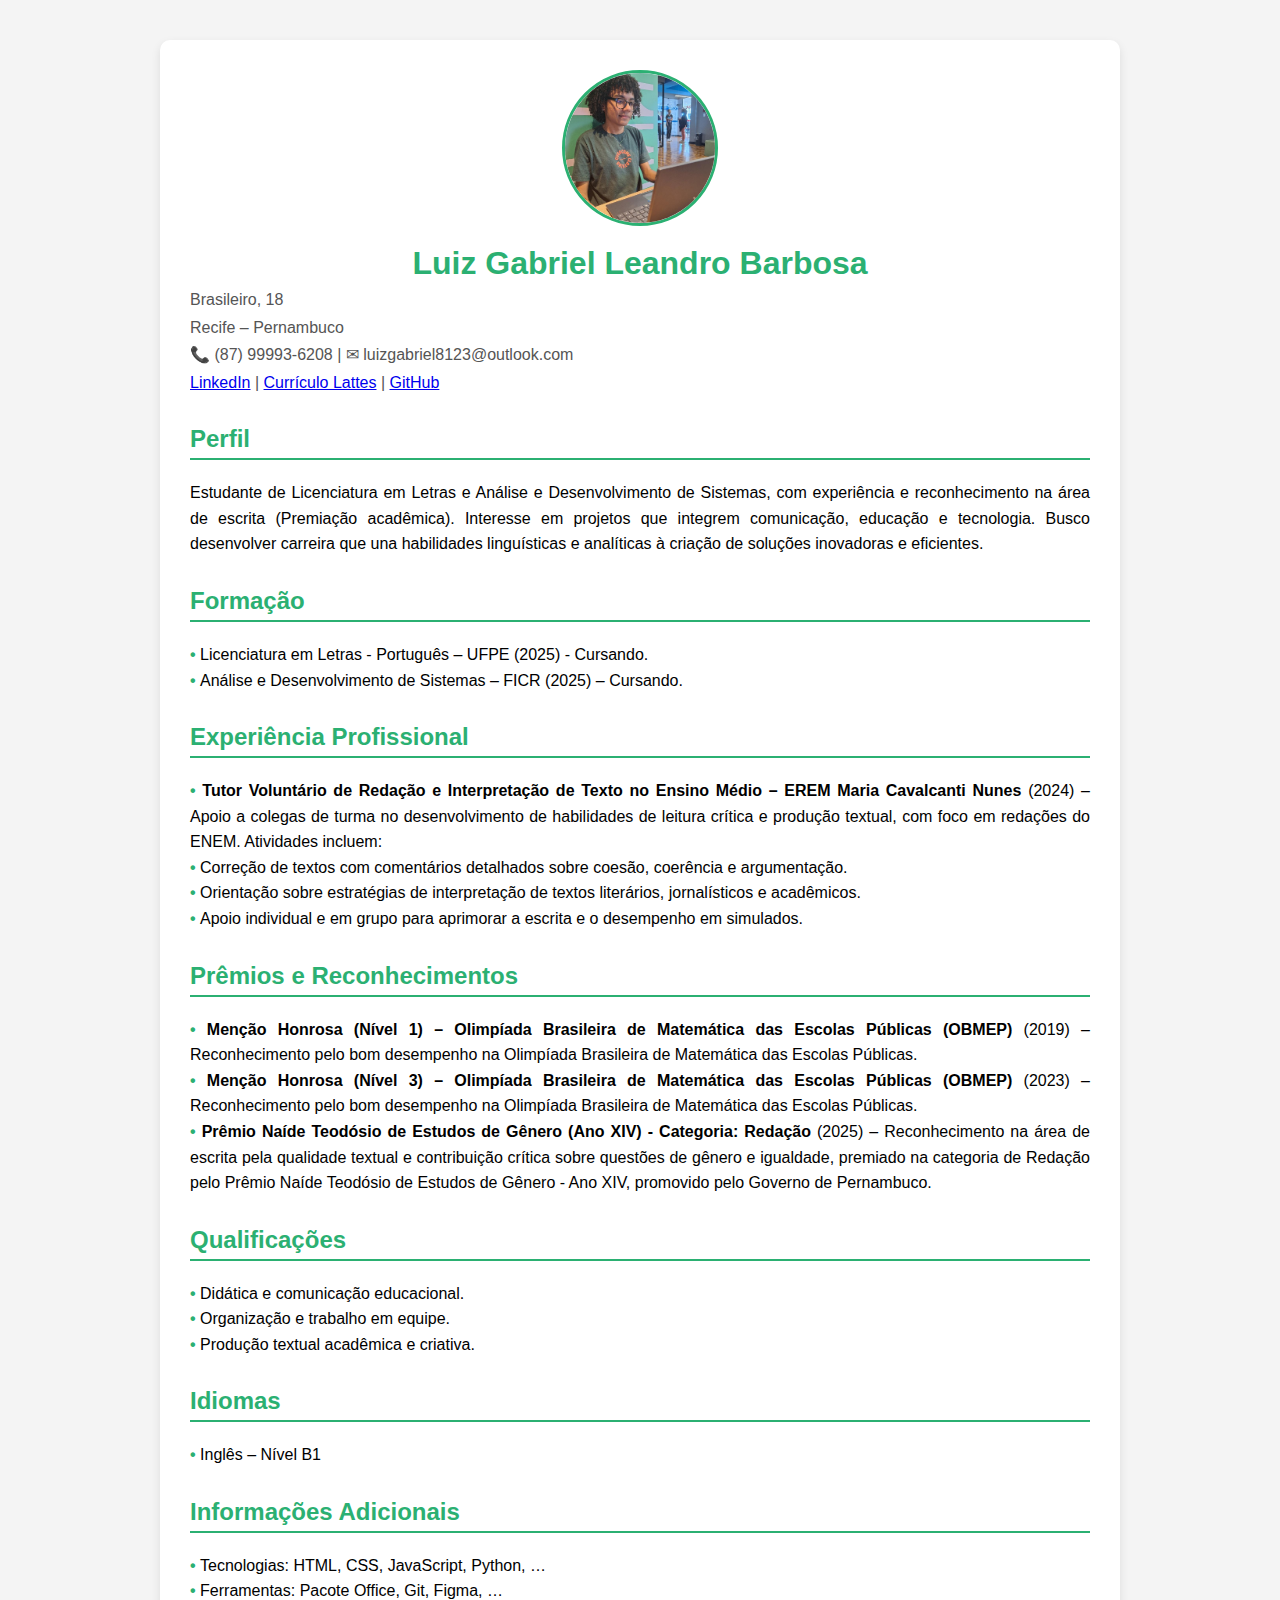
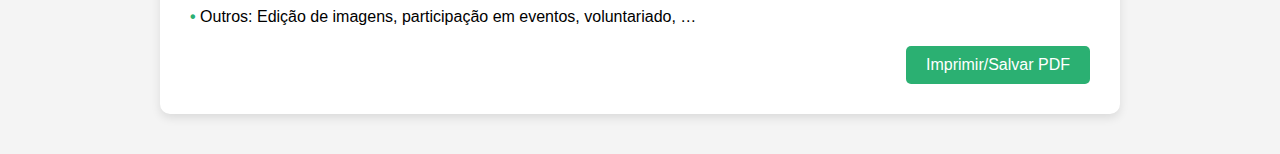
<file: index.html>
<!DOCTYPE html>
<html lang="pt-br">

<head>
  <meta charset="UTF-8">
  <meta name="viewport" content="width=device-width, initial-scale=1.0">
  <title>Currículo | Luiz Gabriel</title>
  <link rel="stylesheet" href="assets/style.css">
</head>

<body>
  <div class="container">
    <div class="header">
      <img src="assets/532339898_1944320429716864_165913060767470840_n.jpg" alt="Foto de perfil" width="15%">
      <h1>Luiz Gabriel Leandro Barbosa</h1>
      <p>Brasileiro, 18</p>
      <p>Recife – Pernambuco</p>
      <p>📞 (87) 99993-6208 | ✉ luizgabriel8123@outlook.com</p>
      <p>

        <a href="https://linkedin.com/in/luiz-gabriellb" target="_blank"> LinkedIn</a> |
        <a href="http://lattes.cnpq.br/0974416818669104" target="_blank">Currículo Lattes</a> |
        <a href="https://github.com/luizglbb" target="_blank">GitHub</a>
      </p>
    </div>
    <h2>Perfil</h2>
    <p>Estudante de Licenciatura em Letras e Análise e Desenvolvimento de Sistemas, com experiência e reconhecimento na
      área de escrita (Premiação acadêmica). Interesse em projetos que integrem comunicação, educação e tecnologia.
      Busco desenvolver carreira que una habilidades linguísticas e analíticas à criação de soluções inovadoras e
      eficientes.</p>

    <h2>Formação</h2>
    <ul>
      <li>Licenciatura em Letras - Português – UFPE (2025) - Cursando.</li>
      <li>Análise e Desenvolvimento de Sistemas – FICR (2025) – Cursando.</li>
    </ul>

    <h2>Experiência Profissional</h2>
    <ul>
      <li><b>Tutor Voluntário de Redação e Interpretação de Texto no Ensino Médio – EREM Maria Cavalcanti Nunes</b>
        (2024) – Apoio a colegas de turma no desenvolvimento de habilidades de leitura crítica e produção textual, com
        foco em
        redações do ENEM. Atividades incluem:</li>
      <li>Correção de textos com comentários detalhados sobre coesão, coerência e argumentação.</li>
      <li>Orientação sobre estratégias de interpretação de textos literários, jornalísticos e acadêmicos.</li>
      <li>Apoio individual e em grupo para aprimorar a escrita e o desempenho em simulados.</li>

    </ul>

    <h2>Prêmios e Reconhecimentos</h2>
    <ul>
      <li><b>Menção Honrosa (Nível 1) – Olimpíada Brasileira de Matemática das Escolas Públicas (OBMEP)</b> (2019) –
        Reconhecimento pelo bom desempenho na Olimpíada Brasileira de Matemática das Escolas Públicas.</li>

      <li><b>Menção Honrosa (Nível 3) – Olimpíada Brasileira de Matemática das Escolas Públicas (OBMEP)</b> (2023) –
        Reconhecimento pelo bom desempenho na Olimpíada Brasileira de Matemática das Escolas Públicas.</li>
      <li><b>Prêmio Naíde Teodósio de Estudos de Gênero (Ano XIV) - Categoria: Redação </b> (2025) – Reconhecimento na
        área de escrita pela qualidade textual e contribuição crítica sobre questões de gênero e igualdade, premiado na
        categoria de Redação pelo Prêmio Naíde Teodósio de Estudos de Gênero - Ano XIV, promovido pelo Governo de
        Pernambuco.
    </ul>

    <h2>Qualificações</h2>
    <ul>
      <li>Didática e comunicação educacional.</li>
      <li>Organização e trabalho em equipe.</li>
      <li>Produção textual acadêmica e criativa.</li>
    </ul>

    <h2>Idiomas</h2>
    <ul>
      <li>Inglês – Nível B1</li>
    </ul>

    <h2>Informações Adicionais</h2>
    <ul>
      <li>Tecnologias: HTML, CSS, JavaScript, Python, …</li>
      <li>Ferramentas: Pacote Office, Git, Figma, …</li>
      <li>Outros: Edição de imagens, participação em eventos, voluntariado, …</li>
    </ul>
    <div class="button">
      <button id="bnt-print"> Imprimir/Salvar PDF</button>
    </div>

    <script src="script.js"></script>
  </div>
</body>

</html>
</file>
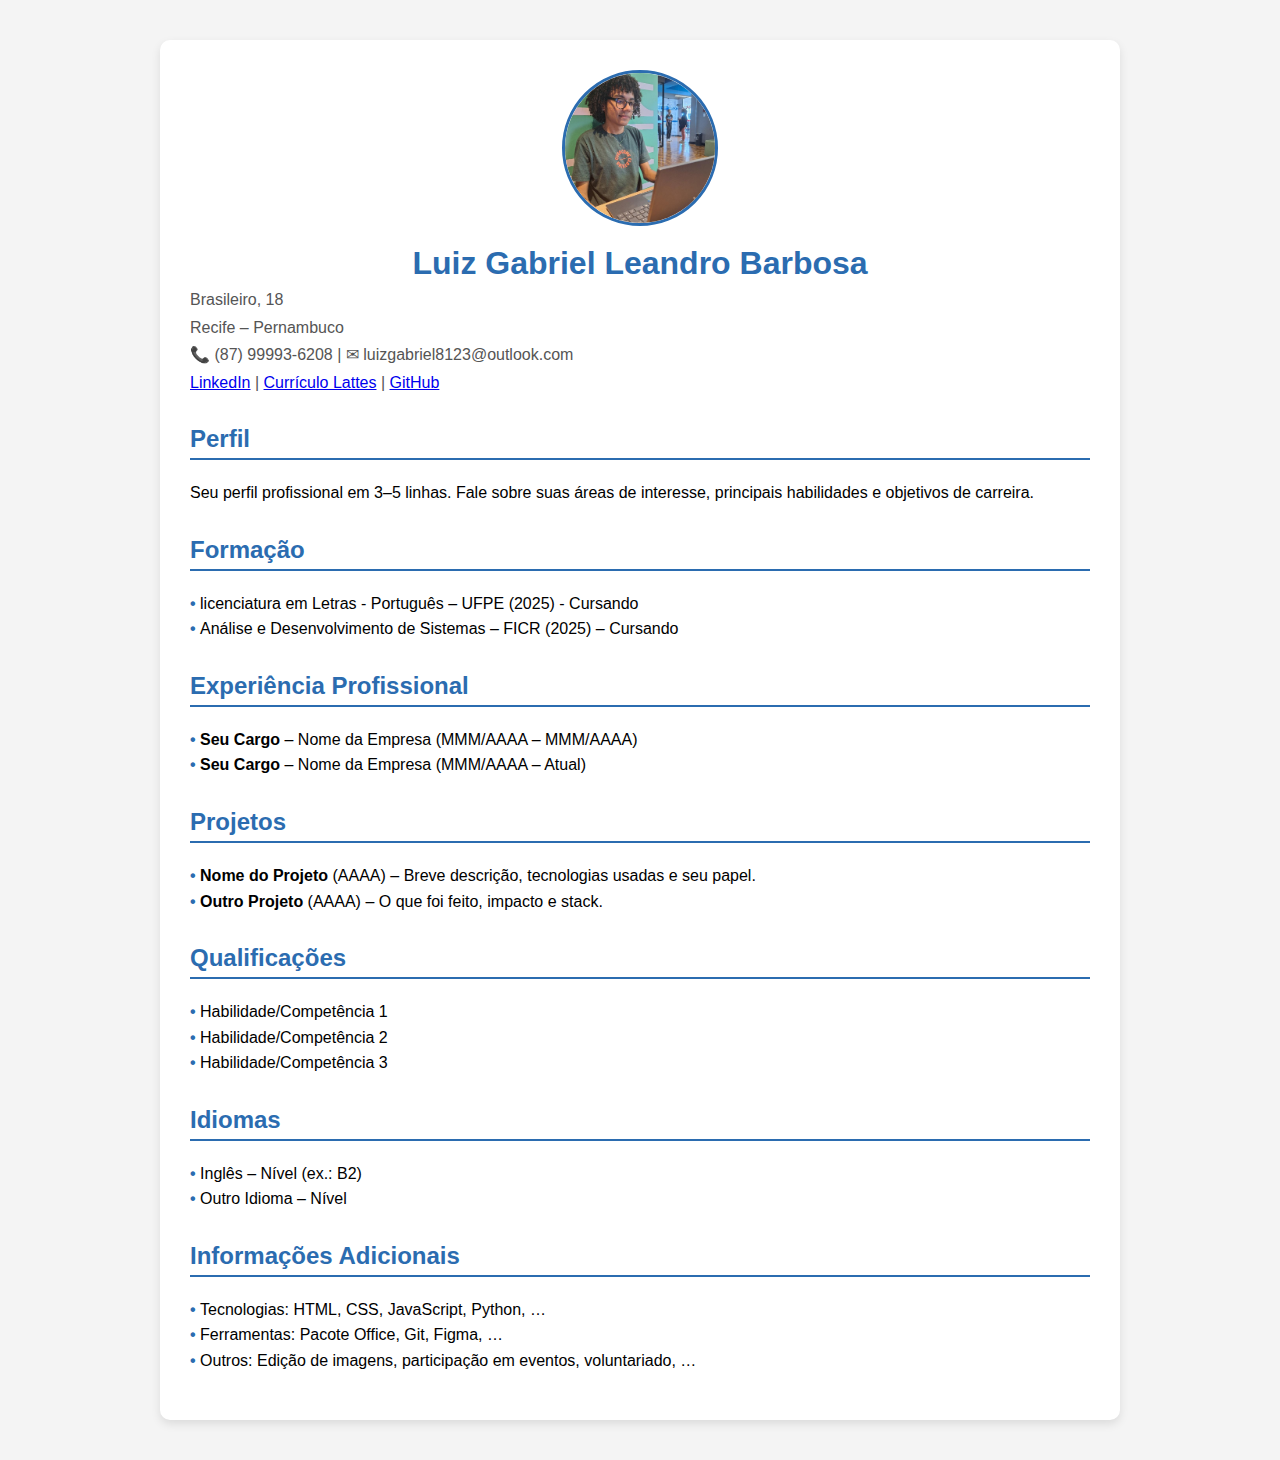
<file: imersão front end/index.html>
<!DOCTYPE html>
<html lang="pt-br">
<head>
    <meta charset="UTF-8">
    <meta name="viewport" content="width=device-width, initial-scale=1.0">
    <title>Currículo | Luiz Gabriel</title>
    <link rel="stylesheet" href="assets/style.css">
</head>
<body>
      <div class="container">
    <div class="header">
        <img src="assets/532339898_1944320429716864_165913060767470840_n.jpg"  alt="Foto de perfil" width="15%"> 
        <h1>Luiz Gabriel Leandro Barbosa</h1>
        <p>Brasileiro, 18</p>
        <p>Recife – Pernambuco</p>
        <p>📞 (87) 99993-6208 | ✉ luizgabriel8123@outlook.com</p>
        <p>
           
            <a href="https://www.linkedin.com/in/luiz-gabriel-041912349/"> LinkedIn</a> |
            <a href="http://lattes.cnpq.br/0974416818669104">Currículo Lattes</a> |
            <a href="https://github.com/luizglbb">GitHub</a>
      </p>
    </div>
   <h2>Perfil</h2>
    <p>Seu perfil profissional em 3–5 linhas. Fale sobre suas áreas de interesse, principais habilidades e objetivos de carreira.</p>
    
        <h2>Formação</h2>
    <ul>
      <li>licenciatura em Letras - Português – UFPE (2025) - Cursando</li>
      <li>Análise e Desenvolvimento de Sistemas – FICR (2025) – Cursando</li>
    </ul>
   
    <h2>Experiência Profissional</h2>
    <ul>
      <li><b>Seu Cargo</b> – Nome da Empresa (MMM/AAAA – MMM/AAAA)</li>
      <li><b>Seu Cargo</b> – Nome da Empresa (MMM/AAAA – Atual)</li>
    </ul>

    <h2>Projetos</h2>
    <ul>
      <li><b>Nome do Projeto</b> (AAAA) – Breve descrição, tecnologias usadas e seu papel.</li>
      <li><b>Outro Projeto</b> (AAAA) – O que foi feito, impacto e stack.</li>
    </ul>

    <h2>Qualificações</h2>
    <ul>
      <li>Habilidade/Competência 1</li>
      <li>Habilidade/Competência 2</li>
      <li>Habilidade/Competência 3</li>
    </ul>

    <h2>Idiomas</h2>
    <ul>
      <li>Inglês – Nível (ex.: B2)</li>
      <li>Outro Idioma – Nível</li>
    </ul>

    <h2>Informações Adicionais</h2>
    <ul>
      <li>Tecnologias: HTML, CSS, JavaScript, Python, …</li>
      <li>Ferramentas: Pacote Office, Git, Figma, …</li>
      <li>Outros: Edição de imagens, participação em eventos, voluntariado, …</li>
    </ul>
</div>
</body>
</html>
</file>
<file: assets/style.css>
/* ======== ESTILO BASE DO SITE ======== */
body {
  font-family: Arial, sans-serif;
  /* Fonte padrão usada em toda a página */
  background-color: #f4f4f4;
  /* Cor de fundo cinza claro */
  margin: 0;
  /* Remove a margem padrão do navegador */
  padding: 0;
  /* Remove o espaçamento interno padrão */
}

/* ======== CONTAINER PRINCIPAL ======== */
.container {
  max-width: 900px;
  /* Largura máxima do currículo = 900px */
  margin: 40px auto;
  /* 40px em cima/baixo + auto nas laterais -> centraliza no meio */
  background: #fff;
  /* Fundo branco dentro do cartão */
  padding: 30px;
  /* Espaço interno para afastar o texto da borda */
  box-shadow: 0 4px 10px rgba(0, 0, 0, .1);
  /* Sombra leve embaixo do container */
  border-radius: 10px;
  /* Bordas arredondadas */
}

/* ======== CABEÇALHO (foto + nome + contatos) ======== */
.header {
  text-align: center;
  /* Centraliza todo o conteúdo dentro do cabeçalho */
  margin-bottom: 20px;
  /* Espaço abaixo do cabeçalho */
}

/* Estilo da foto do perfil */
.header img {
  width: 150px;
  /* Largura da foto */
  height: 150px;
  /* Altura da foto */
  object-fit: cover;
  /* Mantém a proporção da foto sem distorcer */
  border-radius: 50%;
  /* Transforma a foto em um círculo */
  border: 3px solid #2bb072;
  /* Borda azul ao redor da foto */
}

/* Nome principal (H1) */
.header h1 {
  margin: 15px 0 5px;
  /* Espaço em cima (15px), embaixo (5px) */
  color: #2bb072;
  /* Cor azul do título */
}

/* Informações do cabeçalho (idade, cidade, contato) */
.header p {
  margin: 2px 0;
  /* Espaçamento pequeno entre as linhas */
  color: #555;
  /* Cor cinza escuro para o texto */
}

/* ======== TÍTULOS DE SEÇÃO (H2) ======== */
h2 {
  color: #2bb072;
  /* Cor azul do título */
  border-bottom: 2px solid #2bb072;
  /* Linha azul logo abaixo do título */
  padding-bottom: 5px;
  /* Espaço entre o texto e a linha */
  margin-top: 30px;
  /* Espaço acima de cada seção */
}

/* ======== TEXTO (parágrafos e itens de lista) ======== */
p,
li {
  text-align: justify;
  /* Texto justificado (alinha dos dois lados) */
  line-height: 1.6;
  /* Aumenta o espaçamento entre linhas -> melhora leitura */
}

/* ======== LISTAS ======== */
ul {
  list-style: none;
  /* Remove os marcadores padrão (bolinha preta) */
  padding: 0;
  /* Remove espaçamento interno da lista */
}

/* Criação de marcadores personalizados */
ul li::before {
  content: "• ";
  /* Insere uma bolinha manualmente antes de cada item */
  color: #2bb072;
  /* Define a cor da bolinha (azul) */
  font-weight: bold;
  /* Deixa a bolinha mais grossa/forte */
}

#bnt-print {
  background-color: #2bb072;
  /* Cor de fundo verde */
  color: white;
  /* Cor do texto branco */
  border: none;
  /* Remove borda padrão do botão */
  padding: 10px 20px;
  /* Espaçamento interno do botão */
  border-radius: 5px;
  /* Bordas arredondadas no botão */
  cursor: pointer;
  /* Muda o cursor para indicar que é clicável */
  font-size: 16px;
  /* Tamanho da fonte do texto do botão */
  transition: 0.3s ease;

}

#bnt-print:hover {
  background-color: #165e36;
  transform: scale(1.1);
  /* Cor de fundo verde mais escuro ao passar o mouse */
}

.button {
  display: flex;
  justify-content: end;

}

@media print{
  #bnt-print{
    display: none;
    /* Esconde o botão de imprimir na versão impressa */
    visibility: hidden;
  }
}
</file>
<file: imersão front end/assets/style.css>
/* ======== ESTILO BASE DO SITE ======== */
body {
  font-family: Arial, sans-serif;   /* Fonte padrão usada em toda a página */
  background-color: #f4f4f4;        /* Cor de fundo cinza claro */
  margin: 0;                        /* Remove a margem padrão do navegador */
  padding: 0;                       /* Remove o espaçamento interno padrão */
}

/* ======== CONTAINER PRINCIPAL ======== */
.container {
  max-width: 900px;                 /* Largura máxima do currículo = 900px */
  margin: 40px auto;                /* 40px em cima/baixo + auto nas laterais -> centraliza no meio */
  background: #fff;                 /* Fundo branco dentro do cartão */
  padding: 30px;                    /* Espaço interno para afastar o texto da borda */
  box-shadow: 0 4px 10px rgba(0,0,0,.1); /* Sombra leve embaixo do container */
  border-radius: 10px;              /* Bordas arredondadas */
}

/* ======== CABEÇALHO (foto + nome + contatos) ======== */
.header {
  text-align: center;               /* Centraliza todo o conteúdo dentro do cabeçalho */
  margin-bottom: 20px;              /* Espaço abaixo do cabeçalho */
}

/* Estilo da foto do perfil */
.header img {
  width: 150px;                     /* Largura da foto */
  height: 150px;                    /* Altura da foto */
  object-fit: cover;                /* Mantém a proporção da foto sem distorcer */
  border-radius: 50%;               /* Transforma a foto em um círculo */
  border: 3px solid #2b6cb0;        /* Borda azul ao redor da foto */
}

/* Nome principal (H1) */
.header h1 {
  margin: 15px 0 5px;               /* Espaço em cima (15px), embaixo (5px) */
  color: #2b6cb0;                   /* Cor azul do título */
}

/* Informações do cabeçalho (idade, cidade, contato) */
.header p {
  margin: 2px 0;                    /* Espaçamento pequeno entre as linhas */
  color: #555;                      /* Cor cinza escuro para o texto */
}

/* ======== TÍTULOS DE SEÇÃO (H2) ======== */
h2 {	
  color: #2b6cb0;                   /* Cor azul do título */
  border-bottom: 2px solid #2b6cb0; /* Linha azul logo abaixo do título */
  padding-bottom: 5px;              /* Espaço entre o texto e a linha */
  margin-top: 30px;                 /* Espaço acima de cada seção */
}

/* ======== TEXTO (parágrafos e itens de lista) ======== */
p,
li {
  text-align: justify;              /* Texto justificado (alinha dos dois lados) */
  line-height: 1.6;                 /* Aumenta o espaçamento entre linhas -> melhora leitura */
}

/* ======== LISTAS ======== */
ul {
  list-style: none;                 /* Remove os marcadores padrão (bolinha preta) */
  padding: 0;                       /* Remove espaçamento interno da lista */
}

/* Criação de marcadores personalizados */
ul li::before {
  content: "• ";                    /* Insere uma bolinha manualmente antes de cada item */
  color: #2b6cb0;                   /* Define a cor da bolinha (azul) */
  font-weight: bold;                /* Deixa a bolinha mais grossa/forte */
}
</file>
